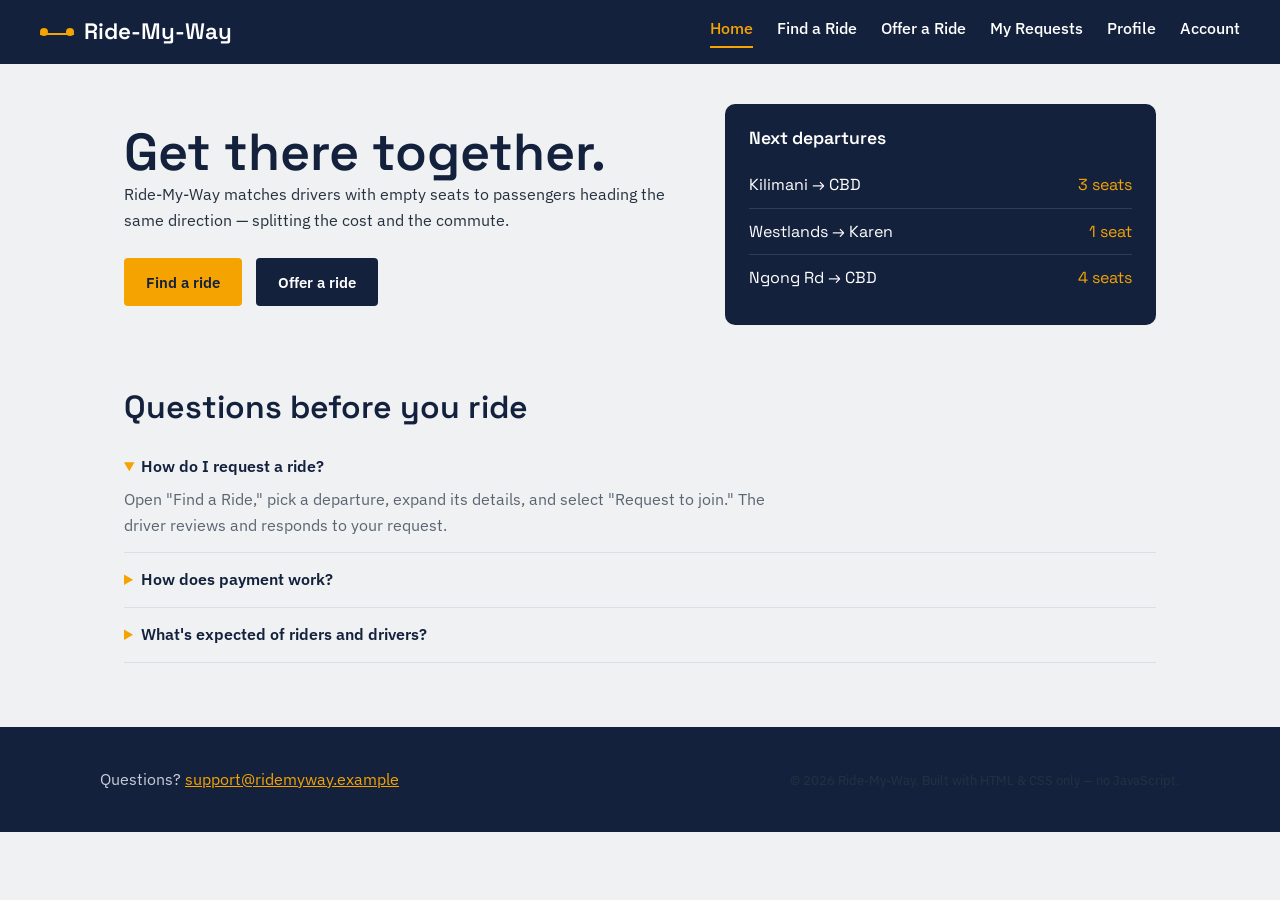
<file: index.html>
<!DOCTYPE html>
<html lang="en">
<head>
    <meta charset="UTF-8">
    <meta name="viewport" content="width=device-width, initial-scale=1.0">
    <meta name="description" content="Ride-My-Way — find or offer a carpool ride across the city.">
    <title>Ride-My-Way</title>
    <link rel="icon" type="image/svg+xml" href="favicon.svg">
    <link rel="icon" type="image/png" sizes="32x32" href="favicon-32.png">
    <link rel="apple-touch-icon" href="apple-touch-icon.png">
    <link rel="preconnect" href="https://fonts.googleapis.com">
    <link href="https://fonts.googleapis.com/css2?family=Space+Grotesk:wght@500;600;700&family=IBM+Plex+Sans:wght@400;500;600&display=swap" rel="stylesheet">
    <link rel="stylesheet" href="css/variables.css">
    <link rel="stylesheet" href="css/base.css">
    <link rel="stylesheet" href="css/layout.css">
    <link rel="stylesheet" href="css/components.css">
    <link rel="stylesheet" href="css/forms.css">
    <link rel="stylesheet" href="css/responsive.css">
</head>
<body>

    <input type="checkbox" id="nav-toggle" class="nav-toggle-input">

    <header class="site-header">
        <a href="index.html" class="brand">
            <span class="brand-mark" aria-hidden="true"><span></span></span>
            Ride-My-Way
        </a>
        <label for="nav-toggle" class="nav-toggle-label" aria-label="Toggle menu">☰</label>
        <nav class="site-nav" aria-label="Primary">
            <a href="index.html" aria-current="page">Home</a>
            <a href="rides.html">Find a Ride</a>
            <a href="offer.html">Offer a Ride</a>
            <a href="requests.html">My Requests</a>
            <a href="profile.html">Profile</a>
            <a href="account.html">Account</a>
        </nav>
    </header>

    <main>

        <section class="hero">
            <div>
                <h1>Get there together.</h1>
                <p>Ride-My-Way matches drivers with empty seats to passengers heading the same
                direction — splitting the cost and the commute.</p>
                <div class="hero__actions">
                    <a href="rides.html" class="btn btn--primary">Find a ride</a>
                    <a href="offer.html" class="btn btn--dark">Offer a ride</a>
                </div>
            </div>

            <div class="hero__board" aria-label="Next departures">
                <h2>Next departures</h2>
                <div class="board-row">
                    <span>Kilimani → CBD</span>
                    <span class="seats">3 seats</span>
                </div>
                <div class="board-row">
                    <span>Westlands → Karen</span>
                    <span class="seats">1 seat</span>
                </div>
                <div class="board-row">
                    <span>Ngong Rd → CBD</span>
                    <span class="seats">4 seats</span>
                </div>
            </div>
        </section>

        <section class="faq" aria-labelledby="faq-heading">
            <div class="page-intro">
                <h2 id="faq-heading">Questions before you ride</h2>
            </div>

            <details name="faq" open>
                <summary>How do I request a ride?</summary>
                <p>Open "Find a Ride," pick a departure, expand its details, and select "Request
                to join." The driver reviews and responds to your request.</p>
            </details>

            <details name="faq">
                <summary>How does payment work?</summary>
                <p>Ride-My-Way doesn't process payments. Drivers and passengers settle up directly,
                usually in cash at pickup.</p>
            </details>

            <details name="faq" id="terms-detail">
                <summary>What's expected of riders and drivers?</summary>
                <p>Show up on time for confirmed rides, keep ride details accurate, and treat
                everyone in the car with respect.</p>
            </details>
        </section>

    </main>

    <footer class="page-footer">
        <div class="footer-inner">
            <address>
                Questions? <a href="mailto:support@ridemyway.example">support@ridemyway.example</a>
            </address>
            <p><small>&copy; 2026 Ride-My-Way. Built with HTML &amp; CSS only — no JavaScript.</small></p>
        </div>
    </footer>

</body>
</html>
</file>
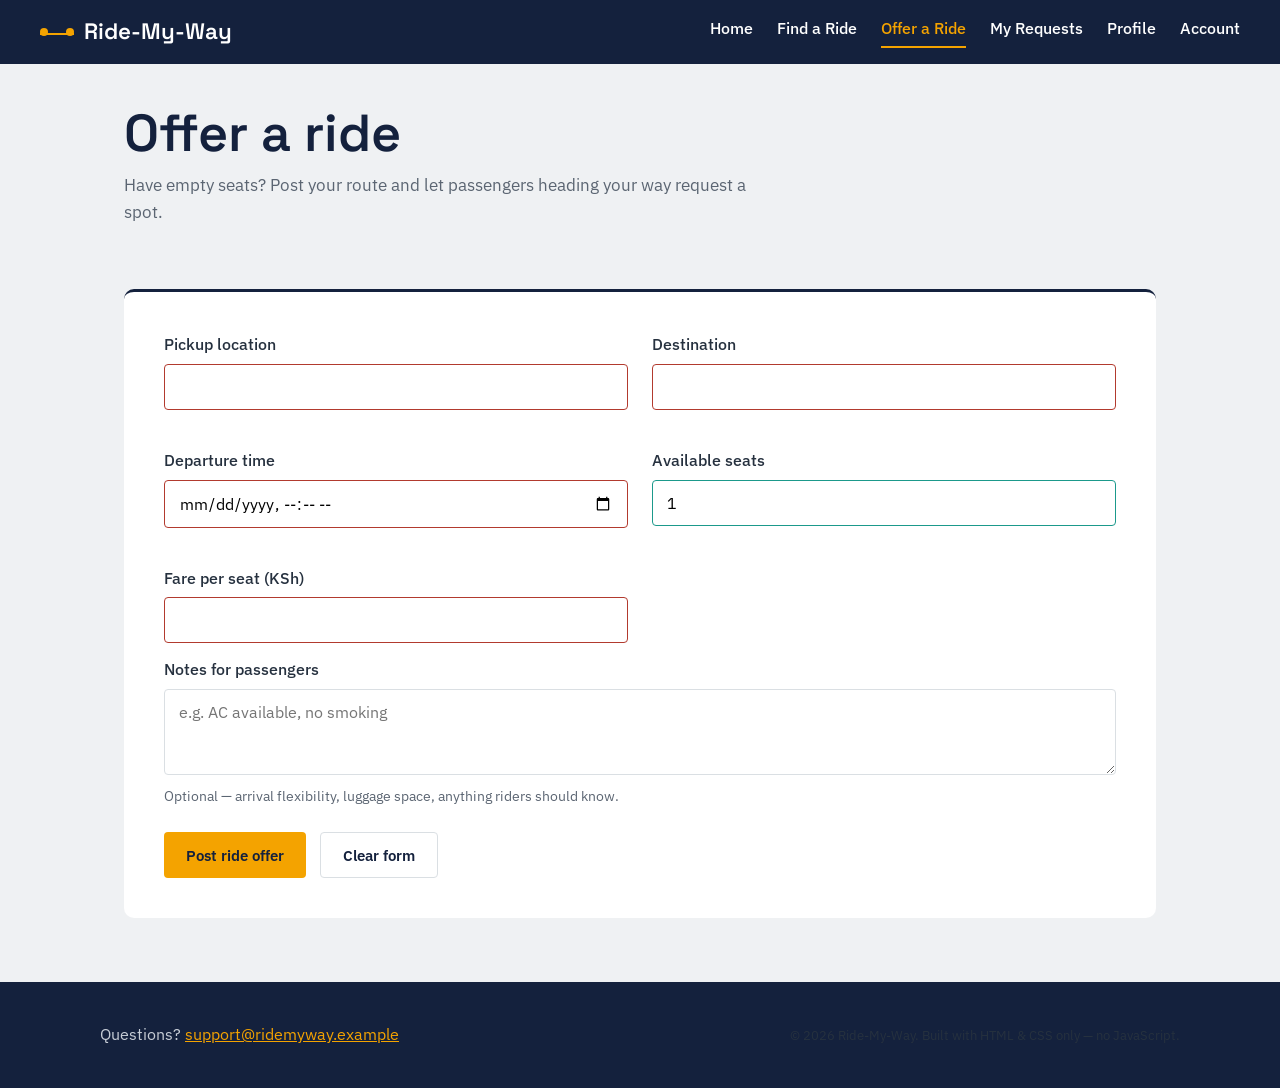
<file: offer.html>
<!DOCTYPE html>
<html lang="en">
<head>
    <meta charset="UTF-8">
    <meta name="viewport" content="width=device-width, initial-scale=1.0">
    <meta name="description" content="Offer a carpool ride on Ride-My-Way.">
    <title>Offer a Ride — Ride-My-Way</title>
    <link rel="preconnect" href="https://fonts.googleapis.com">
    <link href="https://fonts.googleapis.com/css2?family=Space+Grotesk:wght@500;600;700&family=IBM+Plex+Sans:wght@400;500;600&display=swap" rel="stylesheet">
    <link rel="stylesheet" href="css/variables.css">
    <link rel="stylesheet" href="css/base.css">
    <link rel="stylesheet" href="css/layout.css">
    <link rel="stylesheet" href="css/components.css">
    <link rel="stylesheet" href="css/forms.css">
    <link rel="stylesheet" href="css/responsive.css">
</head>
<body>

    <input type="checkbox" id="nav-toggle" class="nav-toggle-input">

    <header class="site-header">
        <a href="index.html" class="brand">
            <span class="brand-mark" aria-hidden="true"><span></span></span>
            Ride-My-Way
        </a>
        <label for="nav-toggle" class="nav-toggle-label" aria-label="Toggle menu">☰</label>
        <nav class="site-nav" aria-label="Primary">
            <a href="index.html">Home</a>
            <a href="rides.html">Find a Ride</a>
            <a href="offer.html" aria-current="page">Offer a Ride</a>
            <a href="requests.html">My Requests</a>
            <a href="profile.html">Profile</a>
            <a href="account.html">Account</a>
        </nav>
    </header>

    <main>

        <div class="page-intro">
            <h1>Offer a ride</h1>
            <p>Have empty seats? Post your route and let passengers heading your way request
            a spot.</p>
        </div>

        <form class="panel">
            <div class="form-grid form-grid--2col">
                <div class="field">
                    <label for="origin">Pickup location</label>
                    <input type="text" id="origin" name="origin" required>
                </div>
                <div class="field">
                    <label for="destination">Destination</label>
                    <input type="text" id="destination" name="destination" required>
                </div>
                <div class="field">
                    <label for="departure">Departure time</label>
                    <input type="datetime-local" id="departure" name="departure" required>
                </div>
                <div class="field">
                    <label for="seats">Available seats</label>
                    <input type="number" id="seats" name="seats" min="1" max="8" value="1" required>
                </div>
                <div class="field">
                    <label for="fare">Fare per seat (KSh)</label>
                    <input type="number" id="fare" name="fare" min="0" step="10" required>
                </div>
            </div>

            <div class="field">
                <label for="notes">Notes for passengers</label>
                <textarea id="notes" name="notes" rows="3" placeholder="e.g. AC available, no smoking"></textarea>
                <span class="hint">Optional — arrival flexibility, luggage space, anything riders should know.</span>
            </div>

            <div class="form-actions">
                <button type="submit" class="btn btn--primary">Post ride offer</button>
                <button type="reset" class="btn btn--ghost">Clear form</button>
            </div>
        </form>

    </main>

    <footer class="page-footer">
        <section class="footer-inner">
            <address>
                Questions? <a href="mailto:support@ridemyway.example">support@ridemyway.example</a>
            </address>
            <p><small>&copy; 2026 Ride-My-Way. Built with HTML &amp; CSS only — no JavaScript.</small></p>
        </section>
    </footer>

</body>
</html>
</file>
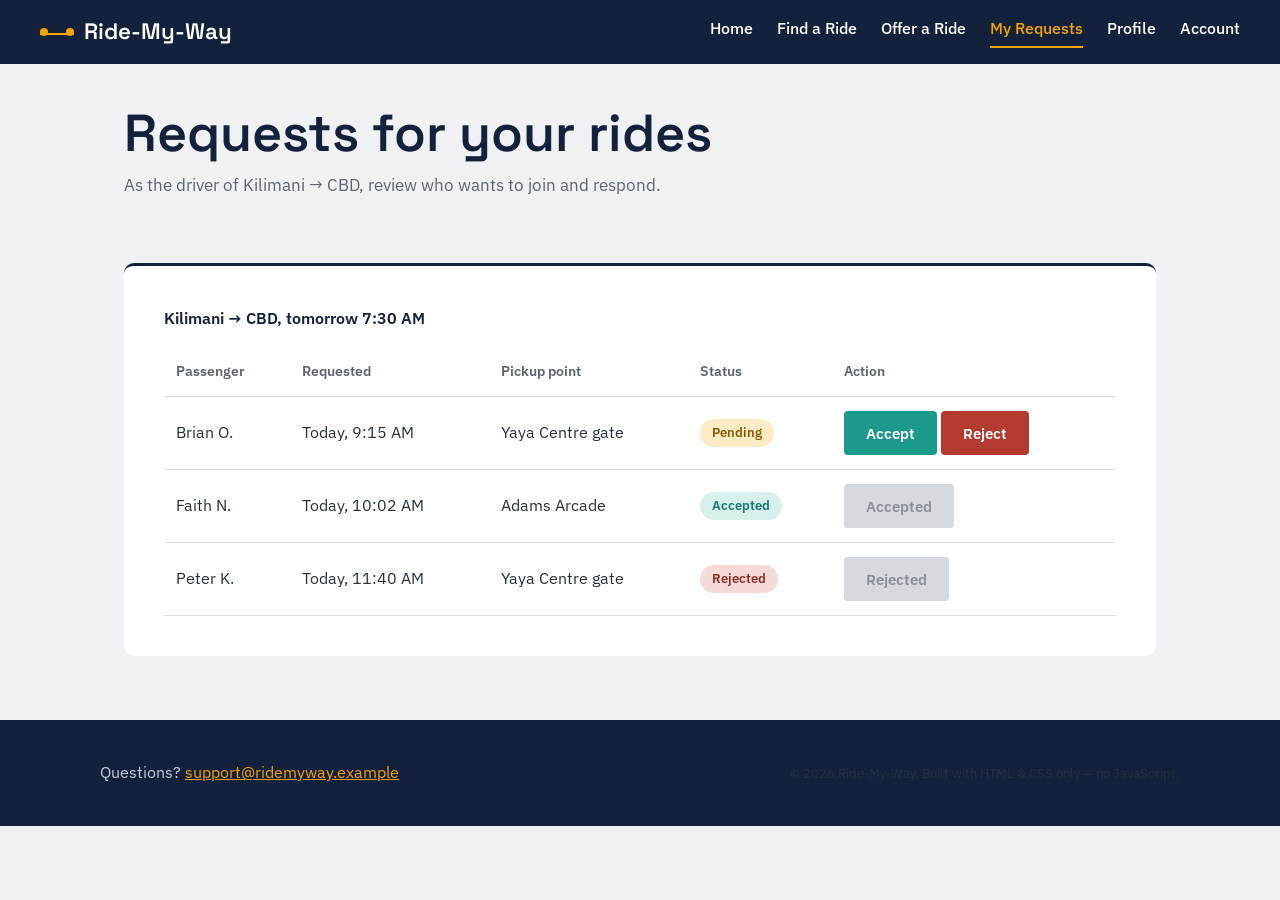
<file: requests.html>
<!DOCTYPE html>
<html lang="en">
<head>
    <meta charset="UTF-8">
    <meta name="viewport" content="width=device-width, initial-scale=1.0">
    <meta name="description" content="Review and respond to ride requests on Ride-My-Way.">
    <title>My Requests — Ride-My-Way</title>
    <link rel="preconnect" href="https://fonts.googleapis.com">
    <link href="https://fonts.googleapis.com/css2?family=Space+Grotesk:wght@500;600;700&family=IBM+Plex+Sans:wght@400;500;600&display=swap" rel="stylesheet">
    <link rel="stylesheet" href="css/variables.css">
    <link rel="stylesheet" href="css/base.css">
    <link rel="stylesheet" href="css/layout.css">
    <link rel="stylesheet" href="css/components.css">
    <link rel="stylesheet" href="css/forms.css">
    <link rel="stylesheet" href="css/responsive.css">
</head>
<body>

    <input type="checkbox" id="nav-toggle" class="nav-toggle-input">

    <header class="site-header">
        <a href="index.html" class="brand">
            <span class="brand-mark" aria-hidden="true"><span></span></span>
            Ride-My-Way
        </a>
        <label for="nav-toggle" class="nav-toggle-label" aria-label="Toggle menu">☰</label>
        <nav class="site-nav" aria-label="Primary">
            <a href="index.html">Home</a>
            <a href="rides.html">Find a Ride</a>
            <a href="offer.html">Offer a Ride</a>
            <a href="requests.html" aria-current="page">My Requests</a>
            <a href="profile.html">Profile</a>
            <a href="account.html">Account</a>
        </nav>
    </header>

    <main>

        <div class="page-intro">
            <h1>Requests for your rides</h1>
            <p>As the driver of Kilimani → CBD, review who wants to join and respond.</p>
        </div>

        <div class="panel">
            <table>
                <caption>Kilimani → CBD, tomorrow 7:30 AM</caption>
                <thead>
                    <tr>
                        <th scope="col">Passenger</th>
                        <th scope="col">Requested</th>
                        <th scope="col">Pickup point</th>
                        <th scope="col">Status</th>
                        <th scope="col">Action</th>
                    </tr>
                </thead>
                <tbody>
                    <tr>
                        <td>Brian O.</td>
                        <td><time datetime="2026-09-08T09:15">Today, 9:15 AM</time></td>
                        <td>Yaya Centre gate</td>
                        <td><span class="badge badge--pending">Pending</span></td>
                        <td>
                            <button type="button" class="btn btn--accept">Accept</button>
                            <button type="button" class="btn btn--reject">Reject</button>
                        </td>
                    </tr>
                    <tr>
                        <td>Faith N.</td>
                        <td><time datetime="2026-09-08T10:02">Today, 10:02 AM</time></td>
                        <td>Adams Arcade</td>
                        <td><span class="badge badge--accepted">Accepted</span></td>
                        <td><button type="button" class="btn" disabled>Accepted</button></td>
                    </tr>
                    <tr>
                        <td>Peter K.</td>
                        <td><time datetime="2026-09-08T11:40">Today, 11:40 AM</time></td>
                        <td>Yaya Centre gate</td>
                        <td><span class="badge badge--rejected">Rejected</span></td>
                        <td><button type="button" class="btn" disabled>Rejected</button></td>
                    </tr>
                </tbody>
            </table>
        </div>

    </main>
    

    <footer class="page-footer">
        <div class="footer-inner">
            <address>
                Questions? <a href="mailto:support@ridemyway.example">support@ridemyway.example</a>
            </address>
            <p><small>&copy; 2026 Ride-My-Way. Built with HTML &amp; CSS only — no JavaScript.</small></p>
        </div>
    </footer>

</body>
</html>
</file>
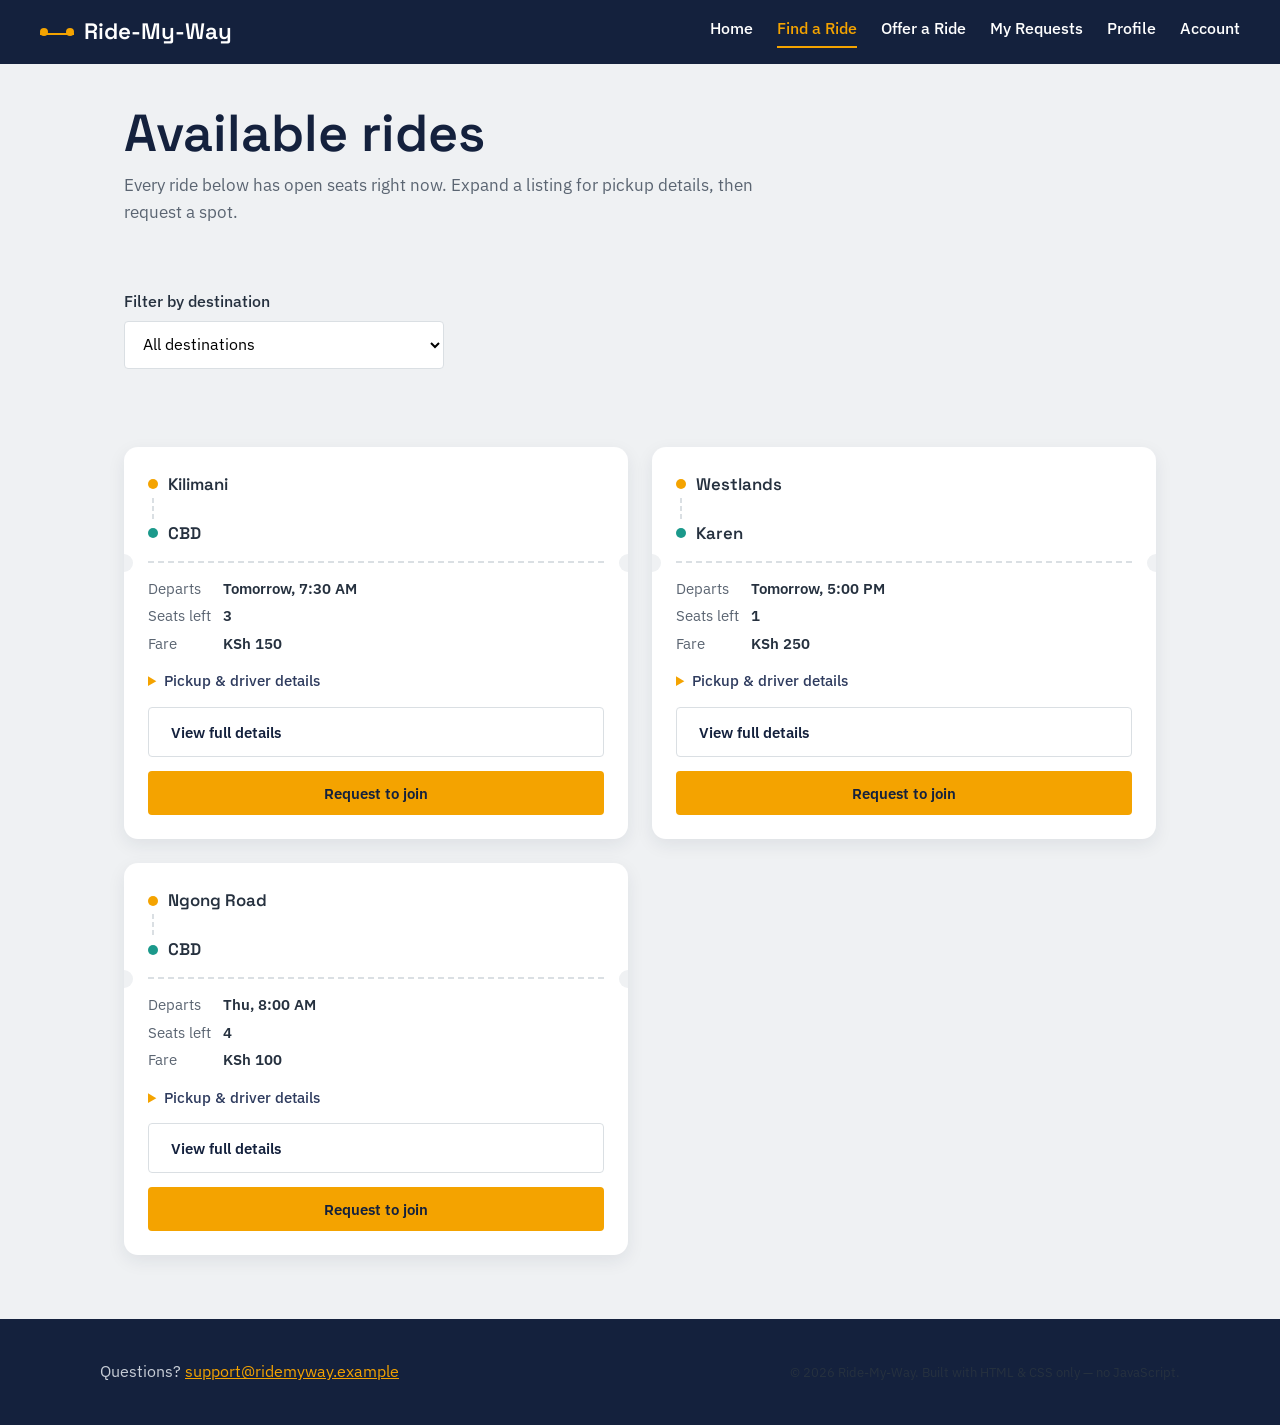
<file: rides.html>
<!DOCTYPE html>
<html lang="en">
<head>
    <meta charset="UTF-8">
    <meta name="viewport" content="width=device-width, initial-scale=1.0">
    <meta name="description" content="Browse available carpool rides on Ride-My-Way.">
    <title>Find a Ride — Ride-My-Way</title>
    <link rel="icon" type="image/svg+xml" href="favicon.svg">
    <link rel="icon" type="image/png" sizes="32x32" href="favicon-32.png">
    <link rel="apple-touch-icon" href="apple-touch-icon.png">
    <link rel="preconnect" href="https://fonts.googleapis.com">
    <link href="https://fonts.googleapis.com/css2?family=Space+Grotesk:wght@500;600;700&family=IBM+Plex+Sans:wght@400;500;600&display=swap" rel="stylesheet">
    <link rel="stylesheet" href="css/variables.css">
    <link rel="stylesheet" href="css/base.css">
    <link rel="stylesheet" href="css/layout.css">
    <link rel="stylesheet" href="css/components.css">
    <link rel="stylesheet" href="css/forms.css">
    <link rel="stylesheet" href="css/responsive.css">
</head>
<body>

    <input type="checkbox" id="nav-toggle" class="nav-toggle-input">

    <header class="site-header">
        <a href="index.html" class="brand">
            <span class="brand-mark" aria-hidden="true"><span></span></span>
            Ride-My-Way
        </a>
        <label for="nav-toggle" class="nav-toggle-label" aria-label="Toggle menu">☰</label>
        <nav class="site-nav" aria-label="Primary">
            <a href="index.html">Home</a>
            <a href="rides.html" aria-current="page">Find a Ride</a>
            <a href="offer.html">Offer a Ride</a>
            <a href="requests.html">My Requests</a>
            <a href="profile.html">Profile</a>
            <a href="account.html">Account</a>
        </nav>
    </header>

    <main>

        <div class="page-intro">
            <h1>Available rides</h1>
            <p>Every ride below has open seats right now. Expand a listing for pickup details,
            then request a spot.</p>
        </div>

        <div class="field" style="max-width: 320px;">
            <label for="destination-filter">Filter by destination</label>
            <select id="destination-filter" name="destination-filter">
                <option value="">All destinations</option>
                <option value="cbd">Nairobi CBD</option>
                <option value="westlands">Westlands</option>
                <option value="karen">Karen</option>
            </select>
        </div>

        <ul class="ticket-list">
            <li class="ticket">
                <div class="ticket__route">
                    <div class="ticket__stop">
                        <span class="ticket__dot" aria-hidden="true"></span>
                        Kilimani
                    </div>
                    <div class="ticket__path" aria-hidden="true"></div>
                    <div class="ticket__stop">
                        <span class="ticket__dot ticket__dot--end" aria-hidden="true"></span>
                        CBD
                    </div>
                </div>
                <div class="ticket__perforation"></div>
                <div class="ticket__details">
                    <dl>
                        <dt>Departs</dt>
                        <dd><time datetime="2026-09-09T07:30">Tomorrow, 7:30 AM</time></dd>
                        <dt>Seats left</dt>
                        <dd>3</dd>
                        <dt>Fare</dt>
                        <dd>KSh 150</dd>
                    </dl>
                    <details>
                        <summary>Pickup &amp; driver details</summary>
                        <dl>
                            <dt>Driver</dt><dd>Amina K.</dd>
                            <dt>Vehicle</dt><dd>Silver Toyota Vitz</dd>
                            <dt>Pickup point</dt><dd>Yaya Centre gate</dd>
                        </dl>
                    </details>
                    <a href="ride-detail.html" class="btn btn--ghost">View full details</a>
                    <button type="button" class="btn btn--primary">Request to join</button>
                </div>
            </li>

            <li class="ticket">
                <div class="ticket__route">
                    <div class="ticket__stop">
                        <span class="ticket__dot" aria-hidden="true"></span>
                        Westlands
                    </div>
                    <div class="ticket__path" aria-hidden="true"></div>
                    <div class="ticket__stop">
                        <span class="ticket__dot ticket__dot--end" aria-hidden="true"></span>
                        Karen
                    </div>
                </div>
                <div class="ticket__perforation"></div>
                <div class="ticket__details">
                    <dl>
                        <dt>Departs</dt>
                        <dd><time datetime="2026-09-09T17:00">Tomorrow, 5:00 PM</time></dd>
                        <dt>Seats left</dt>
                        <dd>1</dd>
                        <dt>Fare</dt>
                        <dd>KSh 250</dd>
                    </dl>
                    <details>
                        <summary>Pickup &amp; driver details</summary>
                        <dl>
                            <dt>Driver</dt><dd>John D.</dd>
                            <dt>Vehicle</dt><dd>White Honda Fit</dd>
                            <dt>Pickup point</dt><dd>Sarit Centre</dd>
                        </dl>
                    </details>
                    <a href="ride-detail.html" class="btn btn--ghost">View full details</a>
                    <button type="button" class="btn btn--primary">Request to join</button>
                </div>
            </li>

            <li class="ticket">
                <div class="ticket__route">
                    <div class="ticket__stop">
                        <span class="ticket__dot" aria-hidden="true"></span>
                        Ngong Road
                    </div>
                    <div class="ticket__path" aria-hidden="true"></div>
                    <div class="ticket__stop">
                        <span class="ticket__dot ticket__dot--end" aria-hidden="true"></span>
                        CBD
                    </div>
                </div>
                <div class="ticket__perforation"></div>
                <div class="ticket__details">
                    <dl>
                        <dt>Departs</dt>
                        <dd><time datetime="2026-09-10T08:00">Thu, 8:00 AM</time></dd>
                        <dt>Seats left</dt>
                        <dd>4</dd>
                        <dt>Fare</dt>
                        <dd>KSh 100</dd>
                    </dl>
                    <details>
                        <summary>Pickup &amp; driver details</summary>
                        <dl>
                            <dt>Driver</dt><dd>Grace M.</dd>
                            <dt>Vehicle</dt><dd>Grey Mazda Demio</dd>
                            <dt>Pickup point</dt><dd>Prestige Plaza</dd>
                        </dl>
                    </details>
                    <a href="ride-detail.html" class="btn btn--ghost">View full details</a>
                    <button type="button" class="btn btn--primary">Request to join</button>
                </div>
            </li>
        </ul>

    </main>

    <footer class="page-footer">
        <div class="footer-inner">
            <address>
                Questions? <a href="mailto:support@ridemyway.example">support@ridemyway.example</a>
            </address>
            <p><small>&copy; 2026 Ride-My-Way. Built with HTML &amp; CSS only — no JavaScript.</small></p>
        </div>
    </footer>

</body>
</html>
</file>
<file: css/variables.css>
/* ===================== DESIGN TOKENS ===================== */
:root {
    /* Color — grounded in the dusk commute: night road, headlamp, route line */
    --ink: #14213D;
    --ink-soft: #2E3B5E;
    --amber: #F4A300;
    --amber-dark: #C98600;
    --teal: #1B998B;
    --teal-dark: #147A6F;
    --brick: #B23A2E;
    --brick-dark: #8F2E24;

    --page-bg: #EFF1F3;
    --panel: #FFFFFF;
    --line: #DADFE3;
    --text: #26313F;
    --text-muted: #5B6572;

    /* Type */
    --font-display: 'Space Grotesk', 'Segoe UI', sans-serif;
    --font-body: 'IBM Plex Sans', 'Segoe UI', sans-serif;

    /* Spacing scale */
    --space-xs: 8px;
    --space-sm: 14px;
    --space-md: 24px;
    --space-lg: 40px;
    --space-xl: 64px;

    /* Radius */
    --radius-sm: 4px;
    --radius-md: 10px;
    --radius-ticket: 14px;
}
</file>
<file: css/base.css>
/* ===================== RESET ===================== */
* {
    box-sizing: border-box;
    margin: 0;
    padding: 0;
}

html {
    scroll-behavior: smooth;
}

body {
    font-family: var(--font-body);
    font-size: 16px;
    line-height: 1.6;
    color: var(--text);
    background-color: var(--page-bg);
}

/* ===================== TYPE SCALE ===================== */
h1, h2, h3, h4 {
    font-family: var(--font-display);
    color: var(--ink);
    line-height: 1.15;
    font-weight: 600;
}

h1 { font-size: clamp(2rem, 3vw + 1.2rem, 3.25rem); }
h2 { font-size: clamp(1.5rem, 1.5vw + 1.1rem, 2rem); margin-bottom: var(--space-sm); }
h3 { font-size: 1.15rem; }

p {
    max-width: 65ch;
    color: var(--text);
}

a {
    color: var(--ink);
}

.text-muted {
    color: var(--text-muted);
}

/* Respect reduced-motion preference */
@media (prefers-reduced-motion: reduce) {
    * {
        transition-duration: 0.001ms !important;
        animation-duration: 0.001ms !important;
        scroll-behavior: auto !important;
    }
}
</file>
<file: css/layout.css>
/* ===================== NAV TOGGLE STATE (checkbox hack, no JS) ===================== */
.nav-toggle-input {
    display: none;
}

.nav-toggle-label {
    display: none;
    color: var(--panel);
    font-size: 1.5rem;
    cursor: pointer;
    line-height: 1;
}

/* ===================== SITE HEADER ===================== */
.site-header {
    background-color: var(--ink);
    padding: var(--space-sm) var(--space-lg);
    display: flex;
    justify-content: space-between;
    align-items: center;
    gap: var(--space-md);
    position: sticky;
    top: 0;
    z-index: 100;
}

.brand {
    display: flex;
    align-items: center;
    gap: 10px;
    color: var(--panel);
    text-decoration: none;
    font-family: var(--font-display);
    font-size: 1.4rem;
    font-weight: 600;
}

/* Brand mark: two stops on a route line, built from CSS, no image */
.brand-mark {
    display: inline-flex;
    align-items: center;
    width: 34px;
    height: 10px;
    position: relative;
}

.brand-mark::before,
.brand-mark::after {
    content: "";
    position: absolute;
    width: 8px;
    height: 8px;
    border-radius: 50%;
    background-color: var(--amber);
    top: 1px;
}

.brand-mark::before { left: 0; }
.brand-mark::after { right: 0; }

.brand-mark span {
    display: block;
    height: 2px;
    width: 100%;
    background-color: var(--amber);
    margin-top: 4px;
}

.site-nav {
    display: flex;
    gap: var(--space-md);
}

.site-nav a {
    color: var(--panel);
    text-decoration: none;
    font-weight: 500;
    padding-bottom: 4px;
    border-bottom: 2px solid transparent;
    transition: border-color 0.2s ease, color 0.2s ease;
}

.site-nav a:hover {
    color: var(--amber);
}

.site-nav a[aria-current="page"] {
    border-bottom-color: var(--amber);
    color: var(--amber);
}

.site-nav a:focus-visible {
    outline: 3px solid var(--amber);
    outline-offset: 3px;
}

/* ===================== PAGE SHELL ===================== */
main {
    max-width: 1080px;
    margin: 0 auto;
    padding: var(--space-lg) var(--space-md) var(--space-xl);
    display: flex;
    flex-direction: column;
    gap: var(--space-xl);
}

.page-intro {
    max-width: 68ch;
}

.page-intro p {
    color: var(--text-muted);
    font-size: 1.05rem;
    margin-top: var(--space-xs);
}

/* ===================== FOOTER ===================== */
.page-footer {
    background-color: var(--ink);
    color: var(--panel);
    padding: var(--space-lg) var(--space-md);
}

.footer-inner {
    max-width: 1080px;
    margin: 0 auto;
    display: flex;
    justify-content: space-between;
    flex-wrap: wrap;
    gap: var(--space-md);
}

.page-footer address {
    font-style: normal;
    color: #C7CDD6;
}

.page-footer a {
    color: var(--amber);
}

/* ===================== MOBILE NAV ===================== */
@media (max-width: 700px) {
    .nav-toggle-label {
        display: block;
    }

    .site-nav {
        display: none;
        width: 100%;
        flex-direction: column;
        gap: var(--space-sm);
        position: absolute;
        top: 60px;
        left: 0;
        background-color: var(--ink);
        padding: var(--space-md);
    }

    .nav-toggle-input:checked ~ .site-header .site-nav {
        display: flex;
    }
}
</file>
<file: css/components.css>
/* ===================== BUTTONS ===================== */
.btn {
    display: inline-block;
    font-family: var(--font-body);
    font-size: 0.95rem;
    font-weight: 600;
    padding: 12px 22px;
    border-radius: var(--radius-sm);
    border: none;
    cursor: pointer;
    text-decoration: none;
    transition: background-color 0.2s ease, transform 0.15s ease;
}

.btn--primary {
    background-color: var(--amber);
    color: var(--ink);
}

.btn--primary:hover {
    background-color: var(--amber-dark);
}

.btn--dark {
    background-color: var(--ink);
    color: var(--panel);
}

.btn--dark:hover {
    background-color: var(--ink-soft);
}

.btn--ghost {
    background-color: transparent;
    color: var(--ink);
    border: 1px solid var(--line);
}

.btn--ghost:hover {
    border-color: var(--ink);
}

.btn--accept {
    background-color: var(--teal);
    color: white;
}

.btn--accept:hover {
    background-color: var(--teal-dark);
}

.btn--reject {
    background-color: var(--brick);
    color: white;
}

.btn--reject:hover {
    background-color: var(--brick-dark);
}

.btn:focus-visible {
    outline: 3px solid var(--amber);
    outline-offset: 2px;
}

.btn:disabled {
    background-color: #D6D9DD;
    color: #8A9099;
    cursor: not-allowed;
}

/* ===================== HERO ===================== */
.hero {
    display: grid;
    grid-template-columns: 1fr;
    gap: var(--space-lg);
    align-items: center;
}

.hero__actions {
    display: flex;
    gap: var(--space-sm);
    margin-top: var(--space-md);
    flex-wrap: wrap;
}

.hero__board {
    background-color: var(--ink);
    color: var(--panel);
    border-radius: var(--radius-md);
    padding: var(--space-md);
}

.hero__board h2 {
    color: var(--panel);
    font-size: 1.1rem;
    margin-bottom: var(--space-sm);
}

.board-row {
    display: flex;
    justify-content: space-between;
    padding: 10px 0;
    border-bottom: 1px solid rgba(255,255,255,0.12);
    font-family: var(--font-display);
}

.board-row:last-child {
    border-bottom: none;
}

.board-row .seats {
    color: var(--amber);
}

@media (min-width: 800px) {
    .hero {
        grid-template-columns: 1.3fr 1fr;
    }
}

/* ===================== TICKET (ride card) ===================== */
.ticket-list {
    list-style: none;
    display: grid;
    grid-template-columns: 1fr;
    gap: var(--space-md);
}

@media (min-width: 640px) {
    .ticket-list {
        grid-template-columns: repeat(2, 1fr);
    }
}

.ticket {
    background-color: var(--panel);
    border-radius: var(--radius-ticket);
    box-shadow: 0 6px 18px rgba(20, 33, 61, 0.08);
    overflow: hidden;
    transition: transform 0.2s ease, box-shadow 0.2s ease;
}

.ticket:hover {
    transform: translateY(-3px);
    box-shadow: 0 12px 24px rgba(20, 33, 61, 0.14);
}

.ticket__route {
    padding: var(--space-md) var(--space-md) var(--space-sm);
}

.ticket__stop {
    display: flex;
    align-items: center;
    gap: 10px;
    font-family: var(--font-display);
    font-weight: 600;
    font-size: 1.05rem;
}

.ticket__dot {
    width: 10px;
    height: 10px;
    border-radius: 50%;
    background-color: var(--amber);
    flex-shrink: 0;
}

.ticket__dot--end {
    background-color: var(--teal);
}

.ticket__path {
    width: 2px;
    height: 22px;
    background-image: linear-gradient(var(--line) 60%, transparent 40%);
    background-size: 2px 8px;
    margin-left: 4px;
}

/* Perforation: dashed divider with punched-circle notches matching page bg */
.ticket__perforation {
    position: relative;
    border-top: 2px dashed var(--line);
    margin: 0 var(--space-md);
}

.ticket__perforation::before,
.ticket__perforation::after {
    content: "";
    position: absolute;
    top: -9px;
    width: 18px;
    height: 18px;
    border-radius: 50%;
    background-color: var(--page-bg);
}

.ticket__perforation::before { left: calc(-1 * var(--space-md) - 9px); }
.ticket__perforation::after { right: calc(-1 * var(--space-md) - 9px); }

.ticket__details {
    padding: var(--space-sm) var(--space-md) var(--space-md);
    display: flex;
    flex-direction: column;
    gap: var(--space-sm);
}

.ticket__details dl {
    display: grid;
    grid-template-columns: auto 1fr;
    gap: 4px 12px;
    font-size: 0.92rem;
}

.ticket__details dt {
    color: var(--text-muted);
}

.ticket__details dd {
    font-weight: 600;
}

.ticket__details details {
    font-size: 0.92rem;
}

.ticket__details summary {
    cursor: pointer;
    color: var(--ink-soft);
    font-weight: 500;
}

.ticket__details summary::marker {
    color: var(--amber);
}

/* ===================== BADGES ===================== */
.badge {
    display: inline-block;
    padding: 4px 12px;
    border-radius: 20px;
    font-size: 0.8rem;
    font-weight: 600;
}

.badge--pending { background-color: #FCEBC5; color: #8A5B00; }
.badge--accepted { background-color: #D7F0EC; color: var(--teal-dark); }
.badge--rejected { background-color: #F5DAD7; color: var(--brick-dark); }

/* ===================== TABLE ===================== */
table {
    width: 100%;
    border-collapse: collapse;
}

caption {
    text-align: left;
    font-weight: 600;
    color: var(--ink);
    margin-bottom: var(--space-sm);
}

th, td {
    text-align: left;
    padding: 14px 12px;
    border-bottom: 1px solid var(--line);
}

th {
    color: var(--text-muted);
    font-weight: 600;
    font-size: 0.9rem;
}

/* ===================== STATS ===================== */
.stats {
    display: flex;
    gap: var(--space-md);
    flex-wrap: wrap;
}

.stat {
    background-color: var(--panel);
    border-radius: var(--radius-md);
    padding: var(--space-md) var(--space-lg);
    min-width: 140px;
    border-top: 3px solid var(--amber);
}

.stat strong {
    display: block;
    font-family: var(--font-display);
    font-size: 2rem;
    color: var(--ink);
}

.stat span {
    color: var(--text-muted);
    font-size: 0.9rem;
}

/* ===================== HISTORY ===================== */
.history-list {
    list-style: none;
    display: flex;
    flex-direction: column;
    gap: var(--space-sm);
}

.history-list li {
    display: flex;
    align-items: center;
    gap: var(--space-sm);
    padding: var(--space-sm);
    background-color: var(--panel);
    border-radius: var(--radius-sm);
    border-left: 3px solid var(--teal);
}

.history-list img {
    border-radius: 6px;
    flex-shrink: 0;
}

/* ===================== FAQ ===================== */
.faq details {
    border-bottom: 1px solid var(--line);
    padding: var(--space-sm) 0;
}

.faq summary {
    cursor: pointer;
    font-weight: 600;
    color: var(--ink);
}

.faq summary::marker {
    color: var(--amber);
}

.faq details p {
    margin-top: var(--space-xs);
    color: var(--text-muted);
}

/* ===================== PANEL (form pages) ===================== */
.panel {
    background-color: var(--panel);
    border-radius: var(--radius-md);
    border-top: 3px solid var(--ink);
    padding: var(--space-lg);
}
</file>
<file: css/forms.css>
/* ===================== FORM STRUCTURE ===================== */
fieldset {
    border: 1px solid var(--line);
    border-radius: var(--radius-sm);
    padding: var(--space-md);
    margin-bottom: var(--space-md);
}

legend {
    font-family: var(--font-display);
    font-weight: 600;
    color: var(--ink);
    padding: 0 8px;
}

.form-grid {
    display: grid;
    grid-template-columns: 1fr;
    gap: var(--space-md);
}

@media (min-width: 640px) {
    .form-grid--2col {
        grid-template-columns: 1fr 1fr;
    }
}

.field {
    margin-bottom: var(--space-sm);
}

label {
    display: block;
    margin-bottom: 6px;
    font-weight: 500;
}

.hint {
    display: block;
    color: var(--text-muted);
    margin-top: 4px;
    font-size: 0.85rem;
}

input, select, textarea, button {
    font-family: var(--font-body);
}

input[type="text"],
input[type="email"],
input[type="tel"],
input[type="password"],
input[type="number"],
input[type="datetime-local"],
select,
textarea {
    width: 100%;
    padding: 12px 14px;
    border: 1px solid var(--line);
    border-radius: var(--radius-sm);
    font-size: 1rem;
    background-color: var(--panel);
}

textarea {
    resize: vertical;
}

input[type="email"] {
    border-left: 3px solid var(--ink);
}

input:focus-visible,
select:focus-visible,
textarea:focus-visible {
    outline: none;
    border-color: var(--ink);
    box-shadow: 0 0 0 3px rgba(20, 33, 61, 0.14);
}

/* Live validation feedback, no JS */
input:not(:placeholder-shown):invalid {
    border-color: var(--brick);
}

input:not(:placeholder-shown):valid {
    border-color: var(--teal);
}

.radio-row, .checkbox-row {
    display: flex;
    align-items: center;
    gap: 8px;
    margin-bottom: var(--space-xs);
    font-weight: normal;
}

.radio-row input, .checkbox-row input {
    width: auto;
}

.form-actions {
    display: flex;
    gap: var(--space-sm);
    margin-top: var(--space-md);
    flex-wrap: wrap;
}
</file>
<file: css/responsive.css>
/* ===================== SMALL-SCREEN ADJUSTMENTS ===================== */
@media (max-width: 500px) {
    .site-header {
        padding: var(--space-xs) var(--space-md);
    }

    .stats {
        gap: var(--space-sm);
    }

    .stat {
        flex: 1 1 40%;
        min-width: 0;
        padding: var(--space-sm);
    }

    .form-actions {
        flex-direction: column;
    }

    .form-actions .btn {
        width: 100%;
        text-align: center;
    }

    table {
        font-size: 0.9rem;
    }

    th, td {
        padding: 10px 6px;
    }
}
</file>
